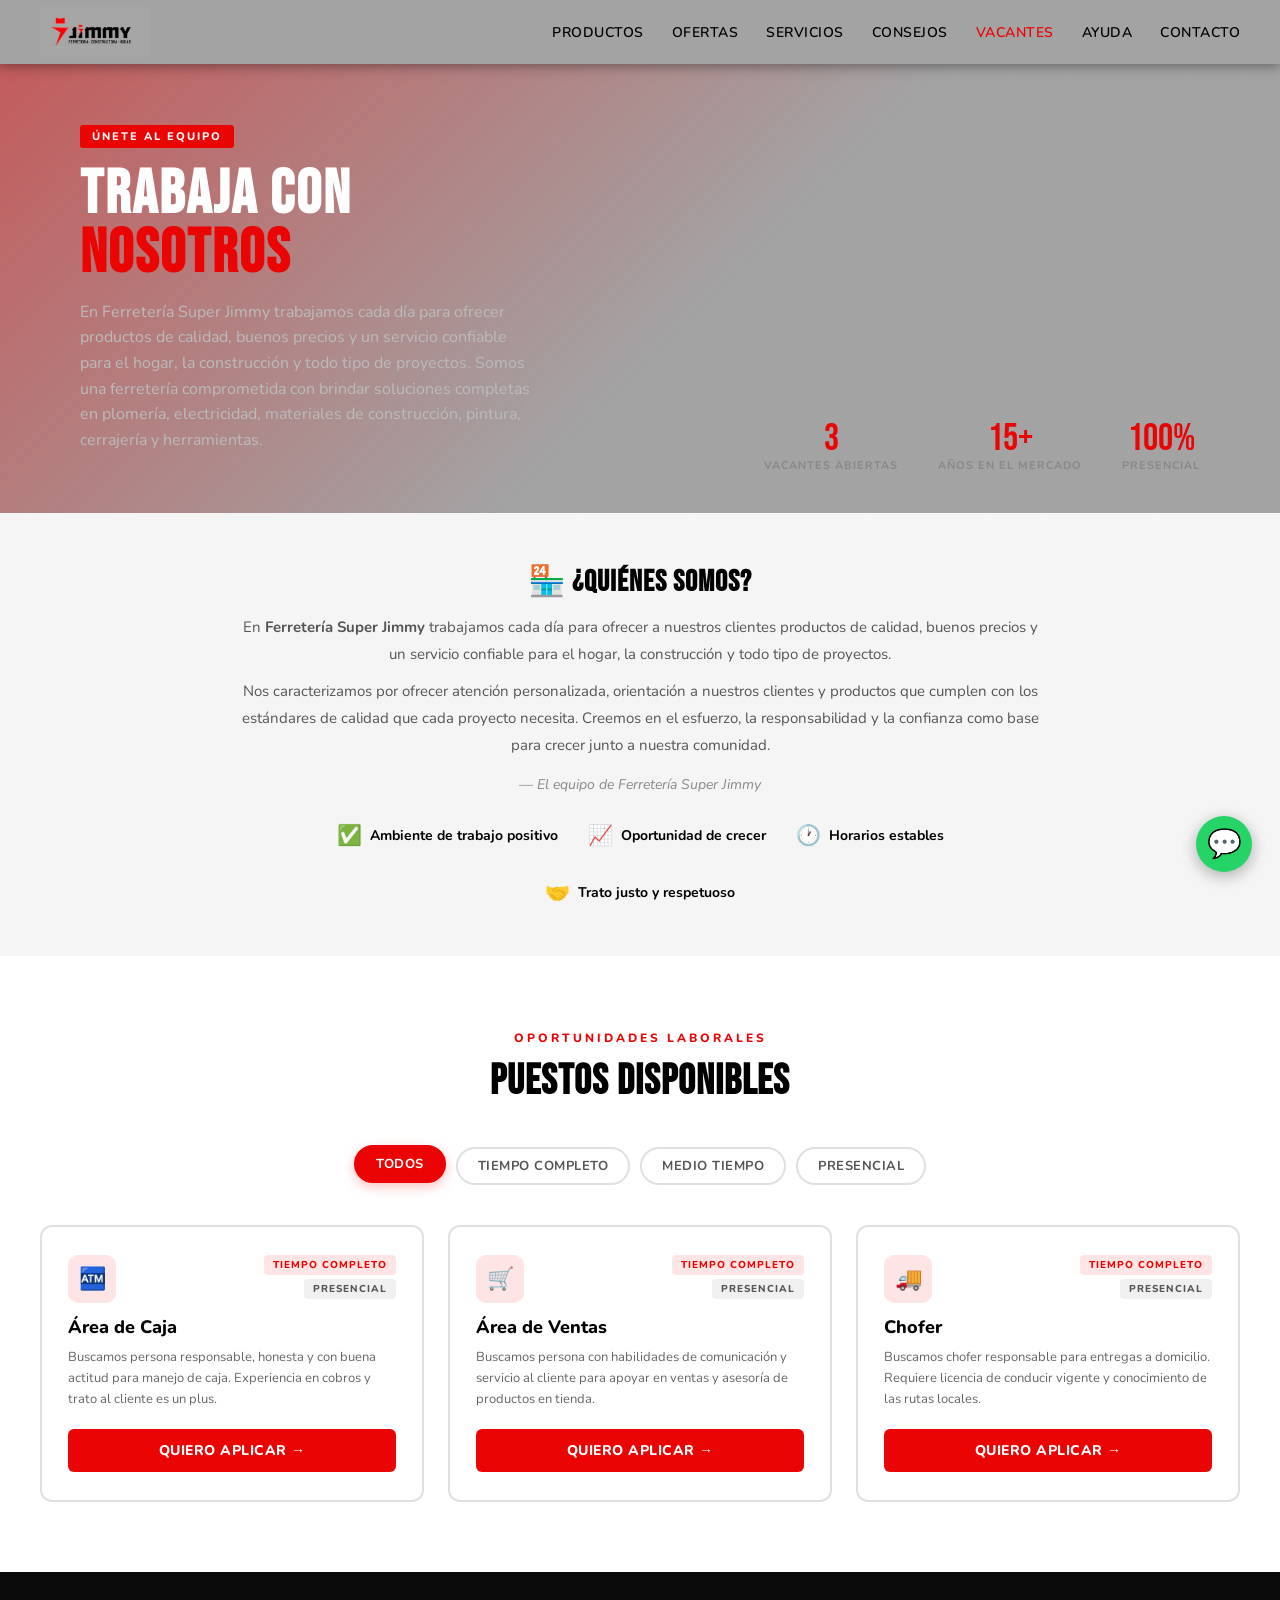
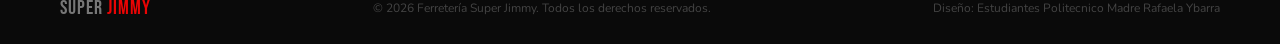
<file: vacantes.html>
<!DOCTYPE html>
<html lang="es">
<head>
  <meta charset="UTF-8">
  <meta name="viewport" content="width=device-width, initial-scale=1.0">
  <title>Trabaja con Nosotros — Ferretería Super Jimmy</title>
  <link href="https://fonts.googleapis.com/css2?family=Bebas+Neue&family=Nunito:wght@400;600;700;800&display=swap" rel="stylesheet">
  <link rel="stylesheet" href="vacantes.css">
  <style>
  /* ─── ESTILO ADICIONAL: campo CV ─────────────────────────── */
  .cv-upload-area {
    border: 2px dashed var(--gris-medio); border-radius: 8px;
    padding: 18px 16px; text-align: center; cursor: pointer;
    transition: border-color .2s, background .2s; position: relative;
  }
  .cv-upload-area:hover { border-color: var(--rojo); background: rgba(234,4,4,0.02); }
  .cv-upload-area input[type=file] {
    position: absolute; inset: 0; opacity: 0; cursor: pointer; width: 100%; height: 100%;
  }
  .cv-upload-icon { font-size: 28px; margin-bottom: 6px; }
  .cv-upload-text { font-size: 13px; color: #888; }
  .cv-upload-text strong { color: var(--rojo); }
  .cv-file-name {
    margin-top: 8px; font-size: 12px; color: #555;
    font-weight: 700; display: none;
  }
  .cv-file-name.visible { display: block; }
  </style>
</head>
<body>

<!-- NAVBAR -->
<nav>
  <img class="logo" src="Captura de pantalla 2026-05-15 121012.png" alt="Super Jimmy">
  <ul class="nav-links">
    <li><a href="index.html#categorias">Productos</a></li>
    <li><a href="index.html#ofertas">Ofertas</a></li>
    <li><a href="index.html#servicios">Servicios</a></li>
    <li><a href="index.html#consejos">Consejos</a></li>
    <li><a href="vacantes.html" class="active">Vacantes</a></li>
    <li><a href="index.html#ayuda">Ayuda</a></li>
    <li><a href="index.html#contacto">Contacto</a></li>
  </ul>
</nav>

<!-- HERO -->
<section class="hero">
  <div class="hero-bg"></div>
  <div class="hero-content">
    <div class="hero-badge">Únete al equipo</div>
    <h1>TRABAJA CON<br><em>NOSOTROS</em></h1>
    <p>En Ferretería Super Jimmy trabajamos cada día para ofrecer productos de calidad, buenos precios y un servicio confiable para el hogar, la construcción y todo tipo de proyectos. Somos una ferretería comprometida con brindar soluciones completas en plomería, electricidad, materiales de construcción, pintura, cerrajería y herramientas.</p>
  </div>
  <div class="hero-stats">
    <div class="stat">
      <div class="stat-num" id="stat-vacantes">3</div>
      <div class="stat-label">Vacantes abiertas</div>
    </div>
    <div class="stat">
      <div class="stat-num">15+</div>
      <div class="stat-label">Años en el mercado</div>
    </div>
    <div class="stat">
      <div class="stat-num">100%</div>
      <div class="stat-label">Presencial</div>
    </div>
  </div>
</section>

<!-- MENSAJE HUMANIZADO -->
<section class="mensaje-equipo">
  <div class="mensaje-inner">
    <h3>🏪 ¿Quiénes somos?</h3>
    <p>En <strong>Ferretería Super Jimmy</strong> trabajamos cada día para ofrecer a nuestros clientes productos de calidad, buenos precios y un servicio confiable para el hogar, la construcción y todo tipo de proyectos.</p>
    <p>Nos caracterizamos por ofrecer atención personalizada, orientación a nuestros clientes y productos que cumplen con los estándares de calidad que cada proyecto necesita. Creemos en el esfuerzo, la responsabilidad y la confianza como base para crecer junto a nuestra comunidad.</p>
    <div class="firma">— El equipo de Ferretería Super Jimmy</div>
    <div class="beneficios">
      <div class="beneficio"><span>✅</span> Ambiente de trabajo positivo</div>
      <div class="beneficio"><span>📈</span> Oportunidad de crecer</div>
      <div class="beneficio"><span>🕐</span> Horarios estables</div>
      <div class="beneficio"><span>🤝</span> Trato justo y respetuoso</div>
    </div>
  </div>
</section>

<!-- VACANTES -->
<section class="vacantes-section">
  <div class="section-header">
    <div class="tag">Oportunidades laborales</div>
    <h2>PUESTOS DISPONIBLES</h2>
  </div>

  <div class="filtros">
    <button class="filtro-btn active" data-filtro="todos">Todos</button>
    <button class="filtro-btn" data-filtro="Tiempo completo">Tiempo completo</button>
    <button class="filtro-btn" data-filtro="Medio tiempo">Medio tiempo</button>
    <button class="filtro-btn" data-filtro="Presencial">Presencial</button>
  </div>

  <div class="vacantes-grid" id="vacantes-grid">
    <div class="vacante-card">
      <div class="vacante-head">
        <div class="vacante-icon">🏧</div>
        <div class="vacante-badges">
          <span class="badge badge-tipo">Tiempo completo</span>
          <span class="badge badge-modalidad">Presencial</span>
        </div>
      </div>
      <div class="vacante-titulo">Área de Caja</div>
      <div class="vacante-desc">Buscamos persona responsable, honesta y con buena actitud para manejo de caja. Experiencia en cobros y trato al cliente es un plus.</div>
      <button class="btn-aplicar" onclick="abrirModal(1, 'Área de Caja')">Quiero aplicar →</button>
    </div>
    <div class="vacante-card">
      <div class="vacante-head">
        <div class="vacante-icon">🛒</div>
        <div class="vacante-badges">
          <span class="badge badge-tipo">Tiempo completo</span>
          <span class="badge badge-modalidad">Presencial</span>
        </div>
      </div>
      <div class="vacante-titulo">Área de Ventas</div>
      <div class="vacante-desc">Buscamos persona con habilidades de comunicación y servicio al cliente para apoyar en ventas y asesoría de productos en tienda.</div>
      <button class="btn-aplicar" onclick="abrirModal(2, 'Área de Ventas')">Quiero aplicar →</button>
    </div>
    <div class="vacante-card">
      <div class="vacante-head">
        <div class="vacante-icon">🚚</div>
        <div class="vacante-badges">
          <span class="badge badge-tipo">Tiempo completo</span>
          <span class="badge badge-modalidad">Presencial</span>
        </div>
      </div>
      <div class="vacante-titulo">Chofer</div>
      <div class="vacante-desc">Buscamos chofer responsable para entregas a domicilio. Requiere licencia de conducir vigente y conocimiento de las rutas locales.</div>
      <button class="btn-aplicar" onclick="abrirModal(3, 'Chofer')">Quiero aplicar →</button>
    </div>
  </div>
</section>

<!-- FOOTER -->
<footer>
  <span class="footer-logo">SUPER <span>JIMMY</span></span>
  <span>© 2026 Ferretería Super Jimmy. Todos los derechos reservados.</span>
  <span>Diseño: Estudiantes Politecnico Madre Rafaela Ybarra</span>
</footer>

<!-- WHATSAPP FLOTANTE -->
<a href="https://wa.me/18298240117" class="float-wa" target="_blank">💬</a>

<!-- MODAL: FORMULARIO DE APLICACIÓN (actualizado con campo CV) -->
<div class="modal-overlay" id="modal">
  <div class="modal">
    <button class="modal-close" id="modal-close" aria-label="Cerrar">×</button>
    <span class="modal-tag">Aplicar a vacante</span>
    <h3 id="modal-titulo">Nombre del puesto</h3>
    <p class="modal-subtitulo">Completa el formulario y nos pondremos en contacto contigo pronto. 🙌</p>

    <div class="form-group">
      <label for="inp-nombre">Nombre completo *</label>
      <input type="text" id="inp-nombre" placeholder="Tu nombre completo">
    </div>
    <div class="form-group">
      <label for="inp-email">Correo electrónico *</label>
      <input type="email" id="inp-email" placeholder="correo@ejemplo.com">
    </div>
    <div class="form-group">
      <label for="inp-telefono">Teléfono (opcional)</label>
      <input type="tel" id="inp-telefono" placeholder="809-000-0000">
    </div>
    <div class="form-group">
      <label for="inp-mensaje">¿Por qué quieres unirte al equipo?</label>
      <textarea id="inp-mensaje" placeholder="Cuéntanos un poco sobre ti..."></textarea>
    </div>

    <!-- NUEVO: Campo de subida de CV -->
    <div class="form-group">
      <label>Currículum / Hoja de vida (PDF, DOC, DOCX)</label>
      <div class="cv-upload-area" id="cv-area">
        <input type="file" id="inp-cv" accept=".pdf,.doc,.docx"
          onchange="mostrarNombreCV(this)">
        <div class="cv-upload-icon">📄</div>
        <div class="cv-upload-text">
          <strong>Haz clic para subir tu CV</strong><br>
          PDF, DOC o DOCX · Máx. 5 MB
        </div>
        <div class="cv-file-name" id="cv-file-name"></div>
      </div>
    </div>

    <button class="btn-submit" id="btn-submit" onclick="enviarAplicacion()">Enviar mi aplicación →</button>
  </div>
</div>

<!-- TOAST -->
<div class="toast" id="toast"></div>

<script>
  const iconos = {
    'Vendedor': '🛒', 'Electricista': '⚡', 'Repartidor': '🚚',
    'Administrativo': '📋', 'Técnico': '🔧', 'Plomero': '🚿',
  };

  function getIcono(titulo) {
    return Object.entries(iconos).find(([k]) => titulo.includes(k))?.[1] ?? '👷';
  }

  function toast(msg, tipo = '') {
    const el = document.getElementById('toast');
    el.textContent = msg;
    el.className = `toast show ${tipo}`;
    setTimeout(() => el.className = 'toast', 3200);
  }

  /* ─── MOSTRAR NOMBRE DE ARCHIVO CV ─────────────────────── */
  function mostrarNombreCV(input) {
    const nameEl = document.getElementById('cv-file-name');
    if (input.files && input.files[0]) {
      nameEl.textContent = '✅ ' + input.files[0].name;
      nameEl.classList.add('visible');
    } else {
      nameEl.classList.remove('visible');
    }
  }

  // Filtros con tarjetas estáticas
  document.querySelectorAll('.filtro-btn').forEach(btn => {
    btn.addEventListener('click', () => {
      document.querySelectorAll('.filtro-btn').forEach(b => b.classList.remove('active'));
      btn.classList.add('active');
    });
  });

  // Modal (código original sin modificar)
  function abrirModal(id, titulo) {
    vacanteSeleccionada = id;
    document.getElementById('modal-titulo').textContent = titulo;
    ['inp-nombre', 'inp-email', 'inp-telefono', 'inp-mensaje'].forEach(id => document.getElementById(id).value = '');
    document.getElementById('inp-cv').value = '';
    document.getElementById('cv-file-name').classList.remove('visible');
    document.getElementById('modal').classList.add('open');
  }

  function cerrarModal() { document.getElementById('modal').classList.remove('open'); }
  document.getElementById('modal-close').addEventListener('click', cerrarModal);
  document.getElementById('modal').addEventListener('click', e => { if (e.target === e.currentTarget) cerrarModal(); });

  /* ─── ENVIAR APLICACIÓN (actualizado con CV via FormData) ─ */
  async function enviarAplicacion() {
    const nombre = document.getElementById('inp-nombre').value.trim();
    const email  = document.getElementById('inp-email').value.trim();
    if (!nombre || !email) { toast('❌ Nombre y correo son obligatorios'); return; }

    const btn = document.getElementById('btn-submit');
    btn.disabled = true; btn.textContent = 'Enviando...';

    try {
      // Usamos FormData para soportar la subida del archivo CV
      const fd = new FormData();
      fd.append('nombre', nombre);
      fd.append('email', email);
      fd.append('telefono', document.getElementById('inp-telefono').value);
      fd.append('mensaje',  document.getElementById('inp-mensaje').value);
      const cvFile = document.getElementById('inp-cv').files[0];
      if (cvFile) fd.append('cv', cvFile);

      const res = await fetch(`${API}/vacantes/${vacanteSeleccionada}/aplicar`, {
        method: 'POST',
        body: fd,   // sin Content-Type header — el browser lo pone automático con boundary
      });
      const data = await res.json();
      if (res.ok) { cerrarModal(); toast('✅ ' + data.mensaje, 'success'); }
      else         { toast('❌ ' + (data.error || 'Error al enviar')); }
    } catch {
      toast('❌ No se pudo conectar con el servidor');
    } finally {
      btn.disabled = false; btn.textContent = 'Enviar mi aplicación →';
    }
  }

</script>
</body>
</html>
</file>
<file: vacantes.css>
/* ─── VARIABLES ────────────────────────────────────────────── */
:root {
  --rojo: #ea0404;
  --negro: #a3a3a4;
  --blanco: #ffffff;
  --gris-claro: #f5f5f5;
  --gris-medio: #e0e0e0;
  --gris-texto: #000000;
}

* { margin: 0; padding: 0; box-sizing: border-box; }
html { scroll-behavior: smooth; }
body { font-family: 'Nunito', sans-serif; color: var(--gris-texto); background: var(--blanco); overflow-x: hidden; }

/* ─── NAVBAR ────────────────────────────────────────────────── */
nav {
  position: sticky; top: 0; z-index: 100;
  background: var(--negro);
  display: flex; align-items: center; justify-content: space-between;
  padding: 0 40px; height: 64px;
  box-shadow: 0 2px 12px rgba(0,0,0,0.4);
}
.logo { width: 110px; height: auto; }
.nav-links { display: flex; gap: 28px; list-style: none; }
.nav-links a {
  color: #000; text-decoration: none;
  font-size: 14px; font-weight: 600;
  letter-spacing: .5px; text-transform: uppercase; transition: color .2s;
}
.nav-links a:hover, .nav-links a.active { color: var(--rojo); }

/* ─── HERO ──────────────────────────────────────────────────── */
.hero {
  position: relative; background: var(--negro);
  min-height: 320px; display: flex; align-items: center; overflow: hidden;
}
.hero-bg {
  position: absolute; inset: 0;
  background:
    linear-gradient(135deg, rgba(234,4,4,0.45) 0%, transparent 55%),
    repeating-linear-gradient(45deg, transparent, transparent 40px,
      rgba(255,255,255,0.02) 40px, rgba(255,255,255,0.02) 41px);
}
.hero-content { position: relative; z-index: 2; padding: 60px 80px; max-width: 680px; }
.hero-badge {
  display: inline-block; background: var(--rojo); color: white;
  font-size: 11px; font-weight: 800; letter-spacing: 2px; text-transform: uppercase;
  padding: 4px 12px; border-radius: 3px; margin-bottom: 18px;
}
.hero h1 {
  font-family: 'Bebas Neue', sans-serif; font-size: 62px;
  line-height: .95; color: var(--blanco); letter-spacing: 2px; margin-bottom: 16px;
}
.hero h1 em { color: var(--rojo); font-style: normal; }
.hero p { font-size: 16px; color: #bbb; line-height: 1.6; max-width: 460px; }
.hero-stats {
  position: absolute; right: 80px; bottom: 40px;
  display: flex; gap: 40px; z-index: 2;
}
.stat { text-align: center; }
.stat-num { font-family: 'Bebas Neue', sans-serif; font-size: 38px; color: var(--rojo); line-height: 1; }
.stat-label { font-size: 11px; color: #888; text-transform: uppercase; letter-spacing: 1px; font-weight: 700; }

/* ─── ENCABEZADO DE SECCIÓN ─────────────────────────────────── */
.section-header { text-align: center; margin-bottom: 40px; }
.section-header .tag {
  display: inline-block; color: var(--rojo);
  font-size: 12px; font-weight: 800; letter-spacing: 3px;
  text-transform: uppercase; margin-bottom: 10px;
}
.section-header h2 {
  font-family: 'Bebas Neue', sans-serif;
  font-size: 42px; color: var(--gris-texto); letter-spacing: 1px;
}

/* ─── MENSAJE HUMANIZADO ────────────────────────────────────── */
.mensaje-equipo { background: var(--gris-claro); padding: 50px 40px; }
.mensaje-inner { max-width: 800px; margin: 0 auto; text-align: center; }
.mensaje-inner h3 {
  font-family: 'Bebas Neue', sans-serif;
  font-size: 30px; color: var(--gris-texto); letter-spacing: 1px; margin-bottom: 14px;
}
.mensaje-inner p { font-size: 15px; color: #555; line-height: 1.8; margin-bottom: 10px; }
.mensaje-inner .firma { font-size: 14px; color: #888; font-style: italic; margin-top: 16px; }
.beneficios { display: flex; justify-content: center; gap: 30px; flex-wrap: wrap; margin-top: 28px; }
.beneficio { display: flex; align-items: center; gap: 8px; font-size: 14px; font-weight: 700; color: var(--gris-texto); }
.beneficio span { font-size: 20px; }

/* ─── SECCIÓN VACANTES ──────────────────────────────────────── */
.vacantes-section { padding: 70px 40px; background: var(--blanco); }
.filtros { display: flex; gap: 10px; justify-content: center; flex-wrap: wrap; margin-bottom: 40px; }
.filtro-btn {
  padding: 8px 20px; border-radius: 30px; border: 2px solid var(--gris-medio);
  font-family: 'Nunito', sans-serif; font-size: 13px; font-weight: 700;
  cursor: pointer; background: white; color: #555;
  transition: all .2s; text-transform: uppercase; letter-spacing: .5px;
}
.filtro-btn:hover, .filtro-btn.active {
  background: var(--rojo); border-color: var(--rojo); color: white;
  transform: translateY(-2px); box-shadow: 0 4px 12px rgba(234,4,4,0.25);
}

/* ─── CARDS DE VACANTES ─────────────────────────────────────── */
.vacantes-grid {
  display: grid; grid-template-columns: repeat(auto-fill, minmax(340px, 1fr));
  gap: 24px; max-width: 1200px; margin: 0 auto;
}
.vacante-card {
  border: 2px solid var(--gris-medio); border-radius: 12px;
  padding: 28px 26px; background: white; transition: all .25s;
  position: relative; overflow: hidden; cursor: pointer;
}
.vacante-card::before {
  content: ''; position: absolute; top: 0; left: 0;
  width: 4px; height: 100%; background: var(--rojo);
  transform: scaleY(0); transform-origin: top; transition: transform .25s;
}
.vacante-card:hover { border-color: var(--rojo); transform: translateY(-5px); box-shadow: 0 12px 32px rgba(234,4,4,0.12); }
.vacante-card:hover::before { transform: scaleY(1); }

.vacante-head { display: flex; justify-content: space-between; align-items: flex-start; margin-bottom: 14px; }
.vacante-icon {
  width: 48px; height: 48px; background: rgba(234,4,4,0.1);
  border-radius: 10px; display: flex; align-items: center; justify-content: center;
  font-size: 22px; flex-shrink: 0;
}
.vacante-badges { display: flex; flex-direction: column; gap: 4px; align-items: flex-end; }
.badge { font-size: 10px; font-weight: 800; letter-spacing: 1px; text-transform: uppercase; padding: 3px 9px; border-radius: 4px; }
.badge-tipo { background: rgba(234,4,4,0.1); color: var(--rojo); }
.badge-modalidad { background: #f0f0f0; color: #555; }

.vacante-titulo { font-size: 18px; font-weight: 800; color: var(--gris-texto); margin-bottom: 8px; line-height: 1.2; }
.vacante-desc { font-size: 13px; color: #666; line-height: 1.6; margin-bottom: 20px; }

.btn-aplicar {
  display: block; width: 100%; background: var(--rojo); color: white;
  border: none; padding: 12px 20px; border-radius: 6px;
  font-family: 'Nunito', sans-serif; font-size: 14px; font-weight: 800;
  cursor: pointer; text-align: center; transition: background .2s, transform .15s;
  letter-spacing: .5px; text-transform: uppercase;
}
.btn-aplicar:hover { background: #c00; transform: translateY(-1px); }

/* ─── LOADING / EMPTY ───────────────────────────────────────── */
.loading { text-align: center; padding: 60px 20px; color: #888; }
.spinner {
  width: 40px; height: 40px; border: 3px solid #eee;
  border-top-color: var(--rojo); border-radius: 50%;
  animation: spin .8s linear infinite; margin: 0 auto 16px;
}
@keyframes spin { to { transform: rotate(360deg); } }
.empty { text-align: center; padding: 60px 20px; color: #888; grid-column: 1/-1; }
.empty-icon { font-size: 48px; margin-bottom: 12px; }

/* ─── CTA ───────────────────────────────────────────────────── */
.cta-section { background: var(--negro); padding: 70px 40px; text-align: center; }
.cta-section h2 {
  font-family: 'Bebas Neue', sans-serif; font-size: 36px;
  color: var(--blanco); letter-spacing: 1px; margin-bottom: 14px;
}
.cta-section p { font-size: 15px; color: #bbb; margin-bottom: 28px; }
.btn-wa {
  display: inline-flex; align-items: center; gap: 10px;
  background: #25D366; color: white; font-family: 'Nunito', sans-serif;
  font-size: 15px; font-weight: 800; padding: 14px 32px;
  border-radius: 8px; text-decoration: none; transition: background .2s, transform .15s;
}
.btn-wa:hover { background: #1fad56; transform: translateY(-2px); }

/* ─── MODAL ─────────────────────────────────────────────────── */
.modal-overlay {
  position: fixed; inset: 0; background: rgba(0,0,0,0.7);
  z-index: 200; display: none; align-items: flex-start; justify-content: center;
  backdrop-filter: blur(4px);
  overflow-y: auto;
  padding: 20px 16px;
}
.modal-overlay.open { display: flex; }
.modal {
  background: white; border-radius: 14px; padding: 32px 28px;
  width: 100%; max-width: 520px; position: relative;
  margin: auto;
  animation: slideUp .3s ease;
}
@keyframes slideUp {
  from { opacity: 0; transform: translateY(30px); }
  to   { opacity: 1; transform: translateY(0); }
}
.modal-close {
  position: absolute; top: 16px; right: 20px;
  background: none; border: none; font-size: 26px;
  cursor: pointer; color: #aaa; line-height: 1; transition: color .2s;
}
.modal-close:hover { color: var(--rojo); }
.modal-tag {
  display: inline-block; color: var(--rojo); font-size: 11px;
  font-weight: 800; letter-spacing: 2px; text-transform: uppercase; margin-bottom: 8px;
}
.modal h3 { font-family: 'Bebas Neue', sans-serif; font-size: 28px; letter-spacing: 1px; margin-bottom: 6px; }
.modal-subtitulo { font-size: 13px; color: #888; margin-bottom: 24px; }
.form-group { margin-bottom: 16px; }
.form-group label { display: block; font-size: 13px; font-weight: 700; margin-bottom: 6px; color: #444; }
.form-group input, .form-group textarea {
  width: 100%; padding: 10px 14px; border: 2px solid var(--gris-medio);
  border-radius: 8px; font-family: 'Nunito', sans-serif; font-size: 14px;
  transition: border-color .2s; outline: none;
}
.form-group input:focus, .form-group textarea:focus { border-color: var(--rojo); }
.form-group textarea { height: 90px; resize: none; }
.btn-submit {
  width: 100%; background: var(--rojo); color: white;
  border: none; padding: 13px; border-radius: 8px;
  font-family: 'Nunito', sans-serif; font-size: 15px; font-weight: 800;
  cursor: pointer; transition: background .2s; letter-spacing: .5px; margin-top: 4px;
}
.btn-submit:hover { background: #c00; }
.btn-submit:disabled { opacity: .65; cursor: not-allowed; }

/* ─── TOAST ─────────────────────────────────────────────────── */
.toast {
  position: fixed; bottom: 30px; left: 50%; transform: translateX(-50%) translateY(80px);
  background: #222; color: white; padding: 13px 26px; border-radius: 8px;
  font-size: 14px; font-weight: 700; z-index: 999;
  opacity: 0; transition: all .35s; pointer-events: none; white-space: nowrap;
}
.toast.show { opacity: 1; transform: translateX(-50%) translateY(0); }
.toast.success { background: #1a7a3a; }

/* ─── FOOTER ────────────────────────────────────────────────── */
footer {
  background: #0a0a0a; color: #444;
  padding: 24px 60px; display: flex;
  justify-content: space-between; font-size: 12px; align-items: center;
}
.footer-logo { font-family: 'Bebas Neue', sans-serif; font-size: 20px; color: #777; letter-spacing: 1px; }
.footer-logo span { color: var(--rojo); }

/* ─── WHATSAPP FLOTANTE ─────────────────────────────────────── */
.float-wa {
  position: fixed; bottom: 28px; right: 28px;
  width: 56px; height: 56px; background: #25D366; border-radius: 50%;
  display: flex; align-items: center; justify-content: center;
  font-size: 28px; box-shadow: 0 4px 16px rgba(0,0,0,0.3);
  cursor: pointer; z-index: 999; text-decoration: none; transition: transform .2s;
}
.float-wa:hover { transform: scale(1.1); }
</file>
